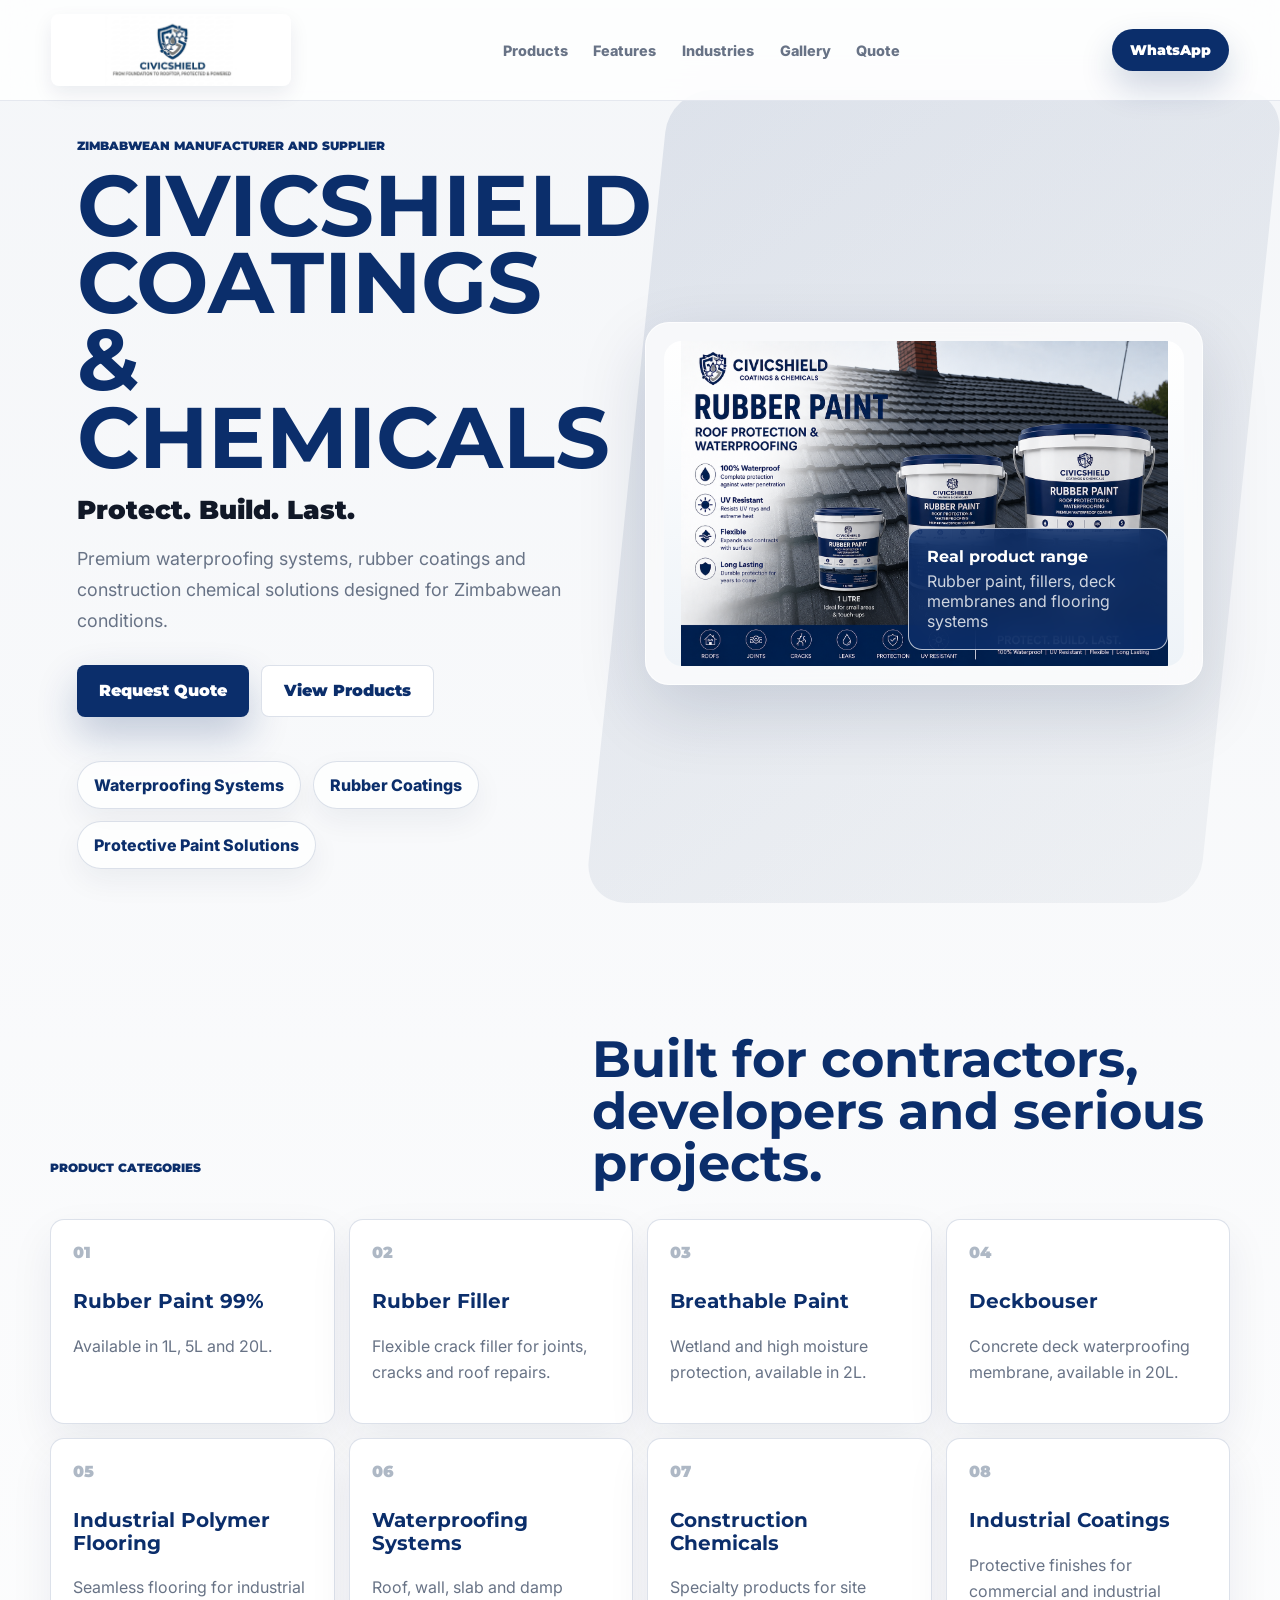
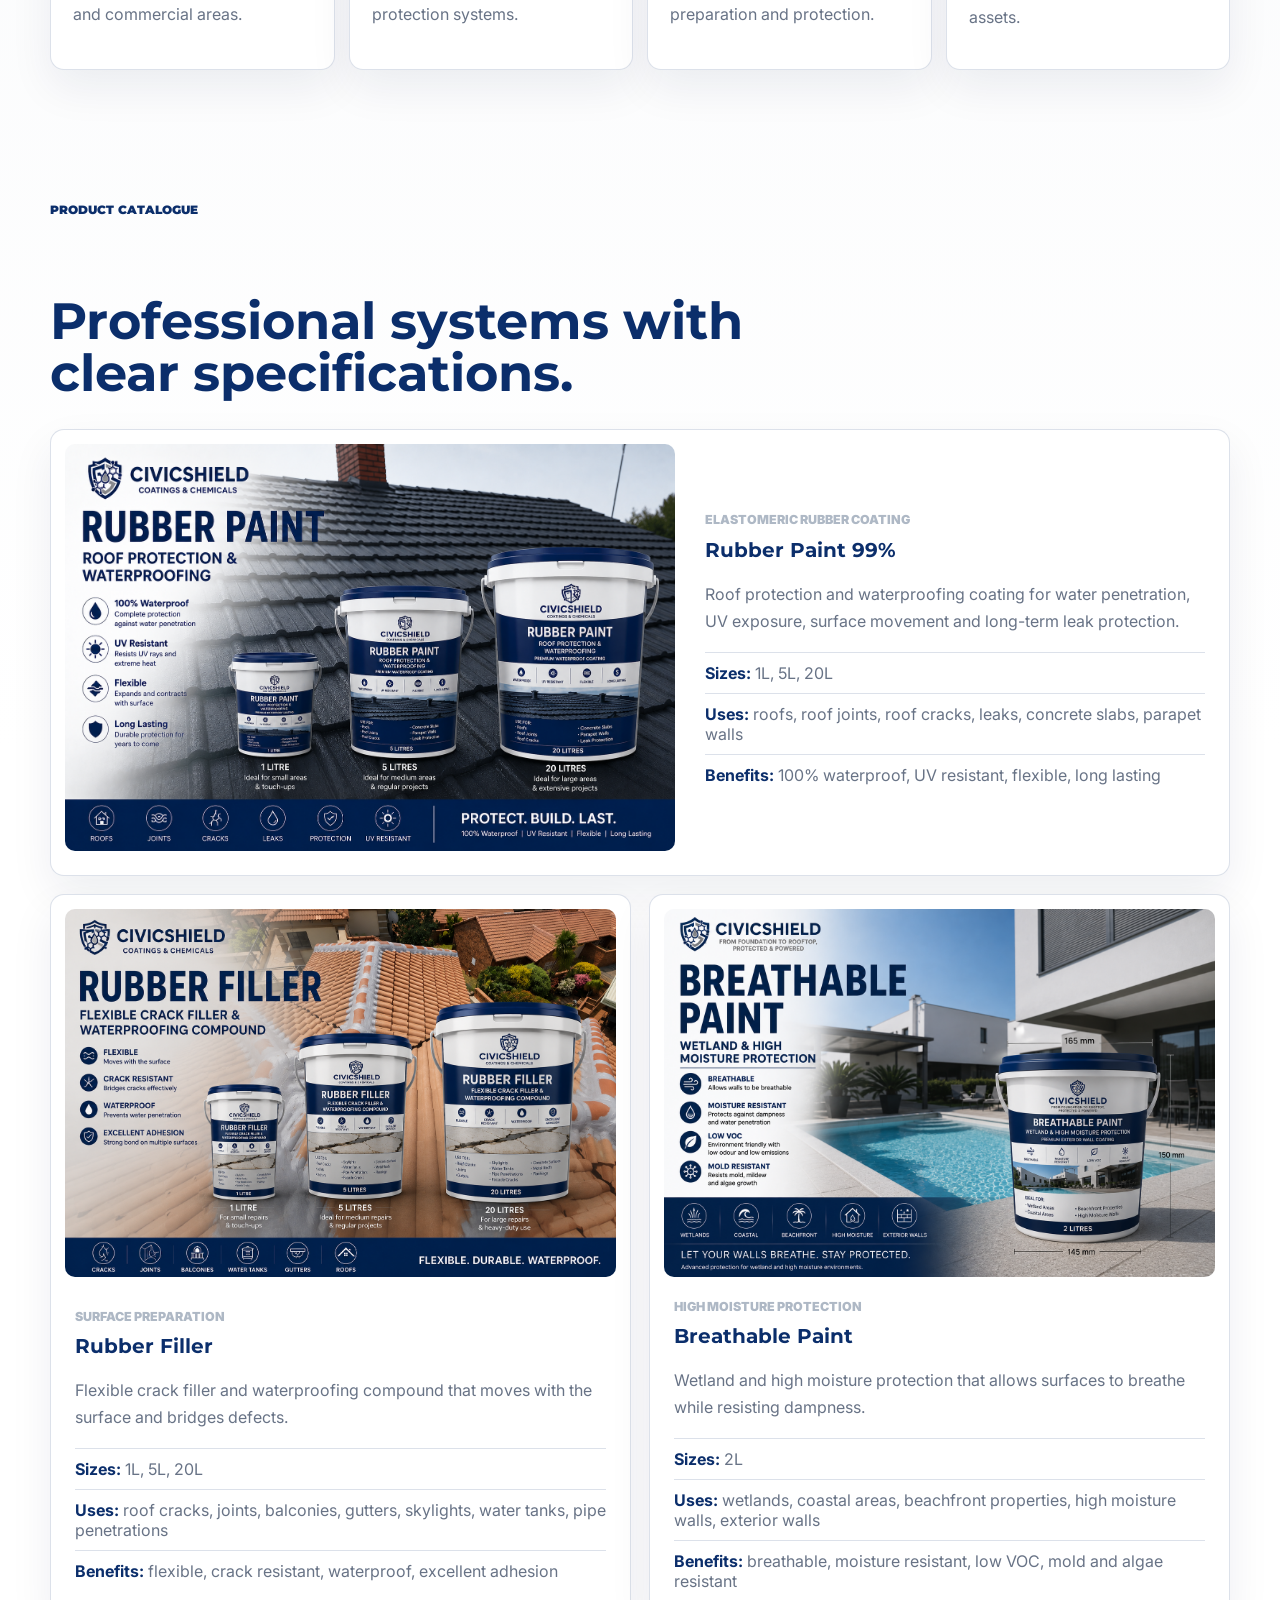
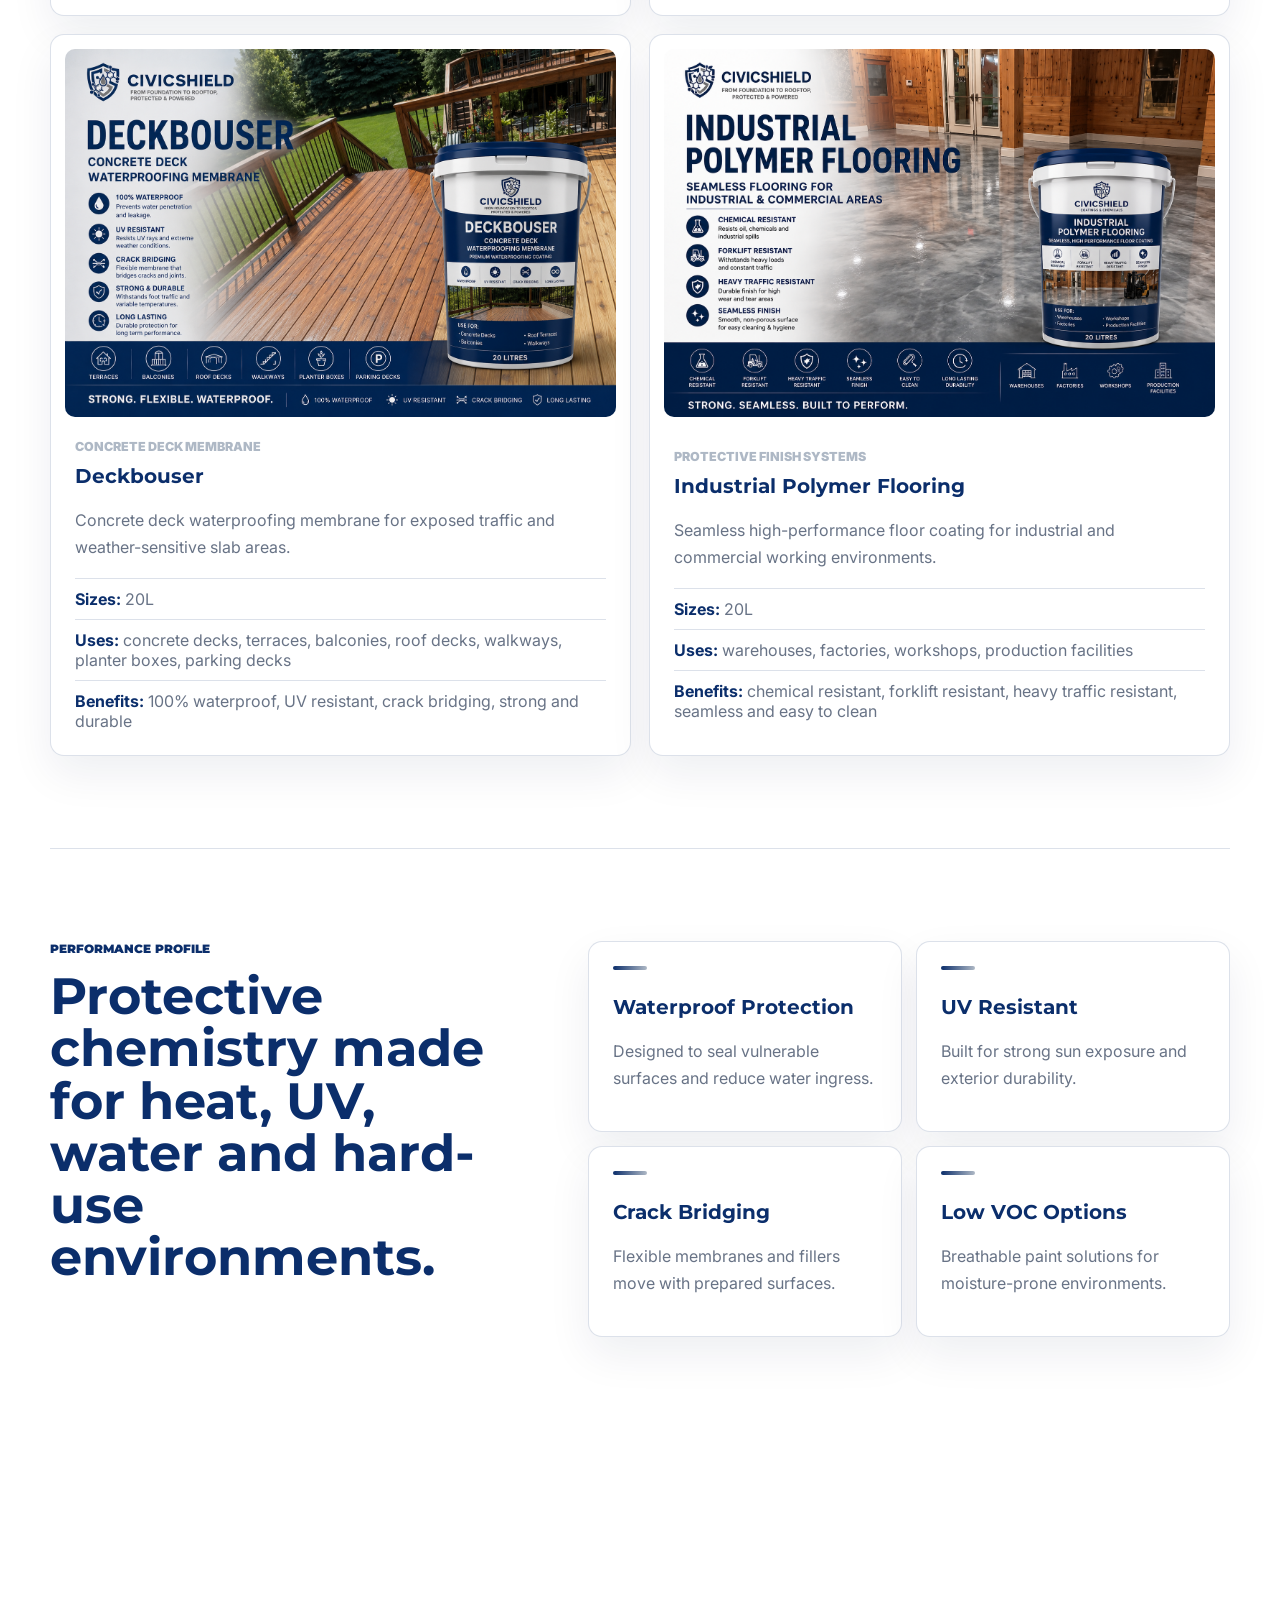
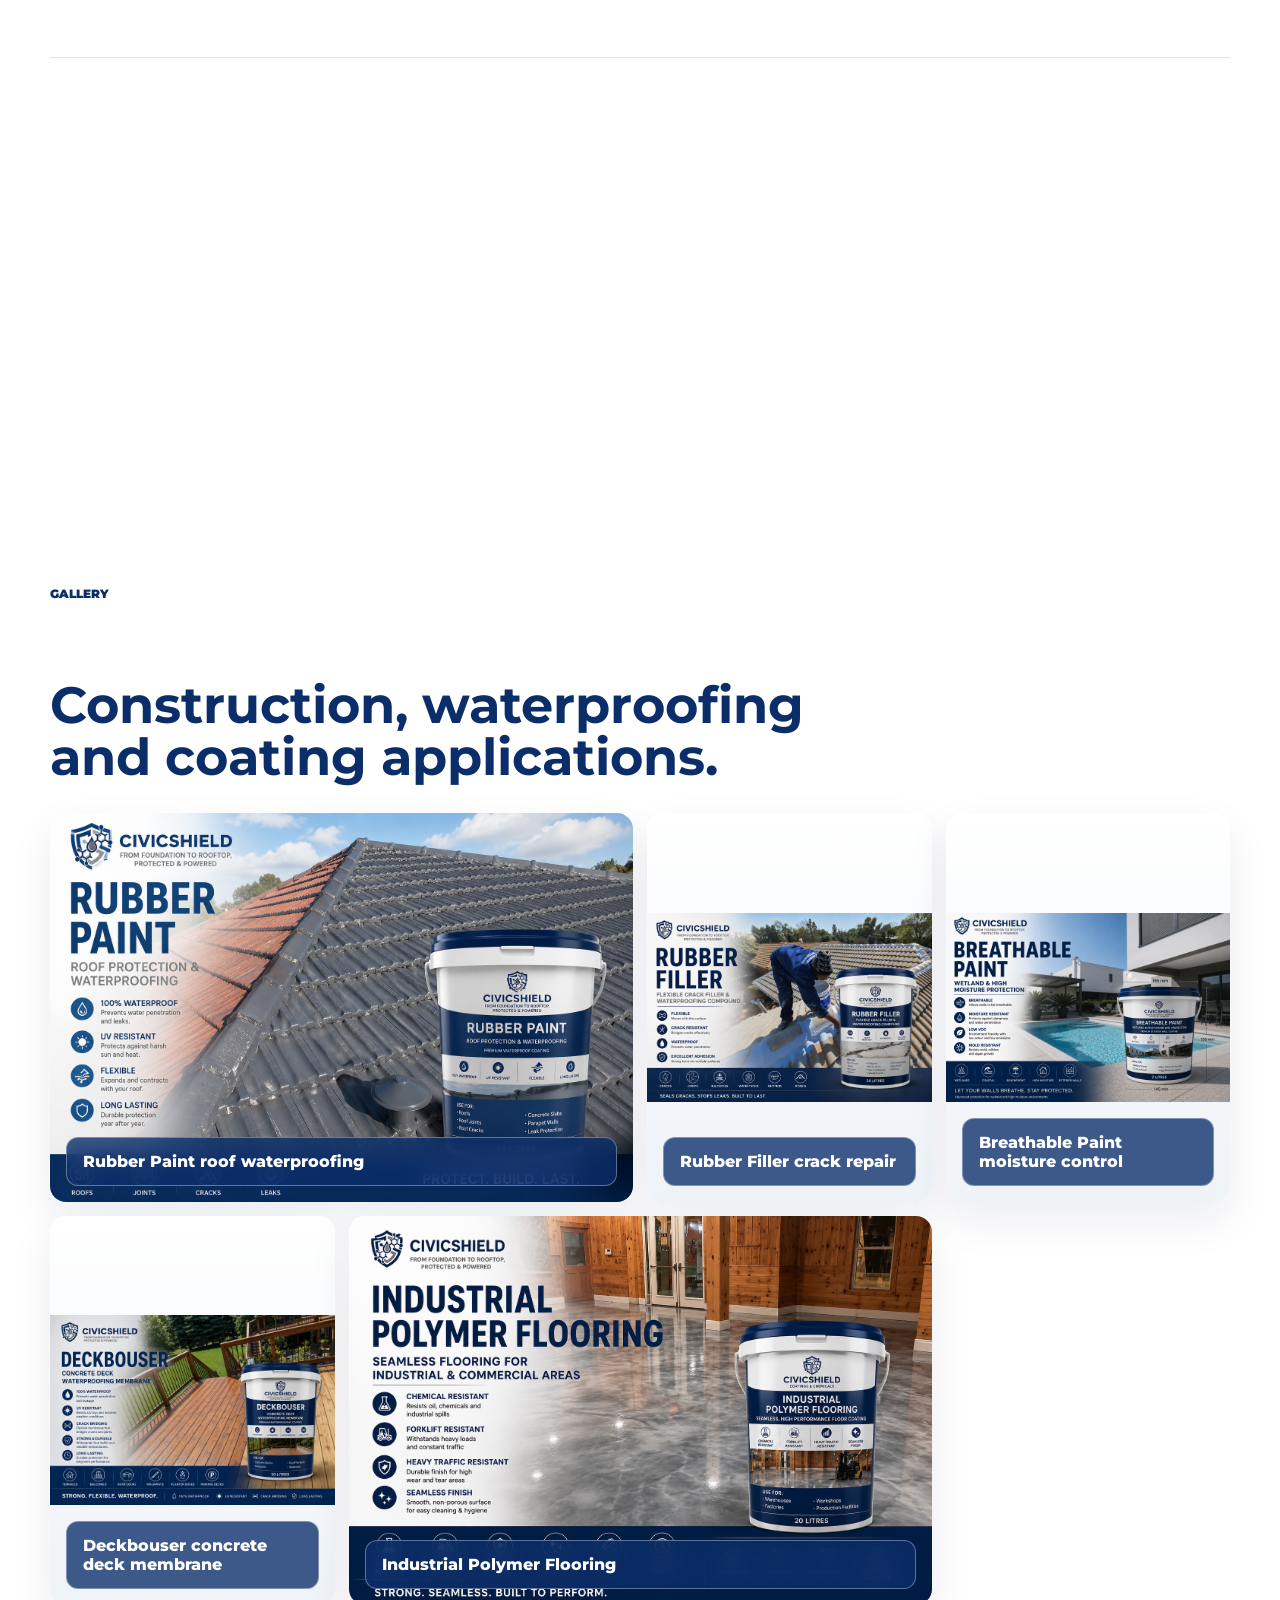
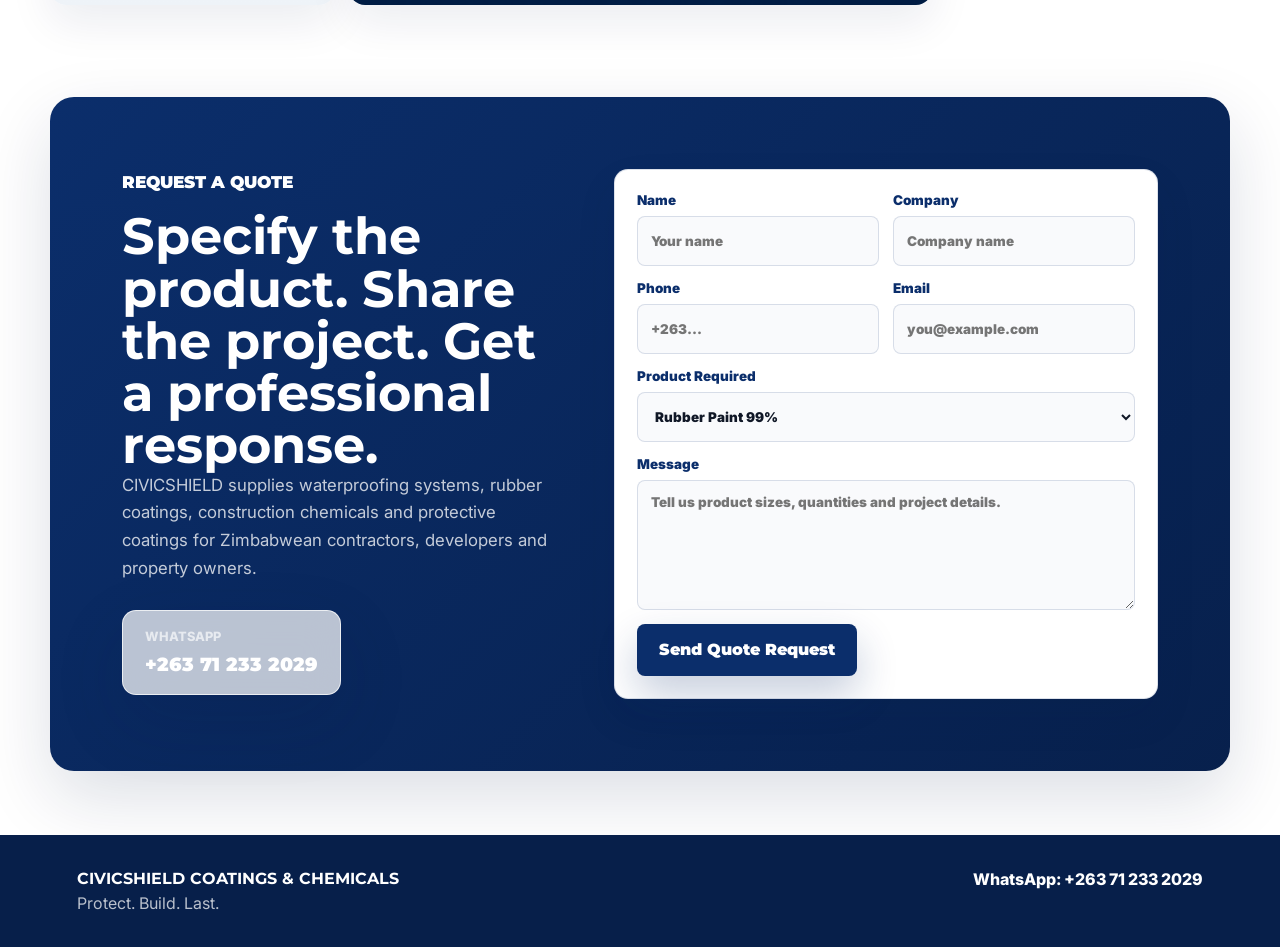
<file: index.html>
<!doctype html>
<html lang="en">
  <head>
    <meta charset="utf-8" />
    <meta name="viewport" content="width=device-width, initial-scale=1" />
    <title>CIVICSHIELD Coatings & Chemicals</title>
    <meta
      name="description"
      content="CIVICSHIELD Coatings & Chemicals manufactures and supplies waterproofing systems, rubber coatings, construction chemicals and protective paint solutions for Zimbabwean conditions."
    />
    <link rel="stylesheet" href="styles.css" />
  </head>
  <body>
    <header class="site-header" id="top">
      <a class="brand" href="#top" aria-label="CIVICSHIELD Coatings and Chemicals home">
        <img src="assets/civicshield-strict-logo.jpeg" alt="CIVICSHIELD" />
      </a>
      <nav aria-label="Primary navigation">
        <a href="#products">Products</a>
        <a href="#features">Features</a>
        <a href="#industries">Industries</a>
        <a href="#gallery">Gallery</a>
        <a href="#quote">Quote</a>
      </nav>
      <a class="nav-cta" href="https://wa.me/263712332029">WhatsApp</a>
    </header>

    <main>
      <section class="hero">
        <div class="hero-copy">
          <p class="eyebrow">Zimbabwean manufacturer and supplier</p>
          <h1>CIVICSHIELD COATINGS &amp; CHEMICALS</h1>
          <p class="tagline">Protect. Build. Last.</p>
          <p class="hero-description">
            Premium waterproofing systems, rubber coatings and construction chemical
            solutions designed for Zimbabwean conditions.
          </p>
          <div class="hero-actions">
            <a class="button primary" href="#quote">Request Quote</a>
            <a class="button secondary" href="#products">View Products</a>
          </div>
          <div class="trust-strip" aria-label="Manufacturing focus">
            <span>Waterproofing Systems</span>
            <span>Rubber Coatings</span>
            <span>Protective Paint Solutions</span>
          </div>
        </div>
        <div class="hero-product glass-panel">
          <img src="assets/product-rubber-paint-sizes.png" alt="CIVICSHIELD Rubber Paint sizes" />
          <div class="product-badge">
            <strong>Real product range</strong>
            <span>Rubber paint, fillers, deck membranes and flooring systems</span>
          </div>
        </div>
      </section>

      <section class="section category-section" id="products">
        <div class="section-heading">
          <p class="eyebrow">Product categories</p>
          <h2>Built for contractors, developers and serious projects.</h2>
        </div>
        <div class="category-grid">
          <article>
            <span>01</span>
            <h3>Rubber Paint 99%</h3>
            <p>Available in 1L, 5L and 20L.</p>
          </article>
          <article>
            <span>02</span>
            <h3>Rubber Filler</h3>
            <p>Flexible crack filler for joints, cracks and roof repairs.</p>
          </article>
          <article>
            <span>03</span>
            <h3>Breathable Paint</h3>
            <p>Wetland and high moisture protection, available in 2L.</p>
          </article>
          <article>
            <span>04</span>
            <h3>Deckbouser</h3>
            <p>Concrete deck waterproofing membrane, available in 20L.</p>
          </article>
          <article>
            <span>05</span>
            <h3>Industrial Polymer Flooring</h3>
            <p>Seamless flooring for industrial and commercial areas.</p>
          </article>
          <article>
            <span>06</span>
            <h3>Waterproofing Systems</h3>
            <p>Roof, wall, slab and damp protection systems.</p>
          </article>
          <article>
            <span>07</span>
            <h3>Construction Chemicals</h3>
            <p>Specialty products for site preparation and protection.</p>
          </article>
          <article>
            <span>08</span>
            <h3>Industrial Coatings</h3>
            <p>Protective finishes for commercial and industrial assets.</p>
          </article>
        </div>
      </section>

      <section class="section catalogue" aria-label="Product catalogue">
        <div class="section-heading compact">
          <p class="eyebrow">Product catalogue</p>
          <h2>Professional systems with clear specifications.</h2>
        </div>
        <div class="catalogue-grid">
          <article class="product-card hero-card">
            <img src="assets/product-rubber-paint-sizes.png" alt="Rubber Paint 1 litre, 5 litre and 20 litre sizes" />
            <div>
              <p class="product-type">Elastomeric rubber coating</p>
              <h3>Rubber Paint 99%</h3>
              <p>
                Roof protection and waterproofing coating for water penetration,
                UV exposure, surface movement and long-term leak protection.
              </p>
              <ul>
                <li><strong>Sizes:</strong> 1L, 5L, 20L</li>
                <li><strong>Uses:</strong> roofs, roof joints, roof cracks, leaks, concrete slabs, parapet walls</li>
                <li><strong>Benefits:</strong> 100% waterproof, UV resistant, flexible, long lasting</li>
              </ul>
            </div>
          </article>

          <article class="product-card">
            <img src="assets/product-rubber-filler-sizes.png" alt="Rubber Filler product sizes" />
            <div>
              <p class="product-type">Surface preparation</p>
              <h3>Rubber Filler</h3>
              <p>Flexible crack filler and waterproofing compound that moves with the surface and bridges defects.</p>
              <ul>
                <li><strong>Sizes:</strong> 1L, 5L, 20L</li>
                <li><strong>Uses:</strong> roof cracks, joints, balconies, gutters, skylights, water tanks, pipe penetrations</li>
                <li><strong>Benefits:</strong> flexible, crack resistant, waterproof, excellent adhesion</li>
              </ul>
            </div>
          </article>

          <article class="product-card">
            <img src="assets/product-breathable-paint.png" alt="Breathable Paint 2 litre package" />
            <div>
              <p class="product-type">High moisture protection</p>
              <h3>Breathable Paint</h3>
              <p>Wetland and high moisture protection that allows surfaces to breathe while resisting dampness.</p>
              <ul>
                <li><strong>Sizes:</strong> 2L</li>
                <li><strong>Uses:</strong> wetlands, coastal areas, beachfront properties, high moisture walls, exterior walls</li>
                <li><strong>Benefits:</strong> breathable, moisture resistant, low VOC, mold and algae resistant</li>
              </ul>
            </div>
          </article>

          <article class="product-card">
            <img src="assets/product-deckbouser.png" alt="Deckbouser concrete deck waterproofing membrane" />
            <div>
              <p class="product-type">Concrete deck membrane</p>
              <h3>Deckbouser</h3>
              <p>Concrete deck waterproofing membrane for exposed traffic and weather-sensitive slab areas.</p>
              <ul>
                <li><strong>Sizes:</strong> 20L</li>
                <li><strong>Uses:</strong> concrete decks, terraces, balconies, roof decks, walkways, planter boxes, parking decks</li>
                <li><strong>Benefits:</strong> 100% waterproof, UV resistant, crack bridging, strong and durable</li>
              </ul>
            </div>
          </article>

          <article class="product-card">
            <img src="assets/product-polymer-flooring.png" alt="Industrial Polymer Flooring package" />
            <div>
              <p class="product-type">Protective finish systems</p>
              <h3>Industrial Polymer Flooring</h3>
              <p>Seamless high-performance floor coating for industrial and commercial working environments.</p>
              <ul>
                <li><strong>Sizes:</strong> 20L</li>
                <li><strong>Uses:</strong> warehouses, factories, workshops, production facilities</li>
                <li><strong>Benefits:</strong> chemical resistant, forklift resistant, heavy traffic resistant, seamless and easy to clean</li>
              </ul>
            </div>
          </article>
        </div>
      </section>

      <section class="section feature-section" id="features">
        <div class="feature-intro">
          <p class="eyebrow">Performance profile</p>
          <h2>Protective chemistry made for heat, UV, water and hard-use environments.</h2>
        </div>
        <div class="feature-grid">
          <article><span></span><h3>Waterproof Protection</h3><p>Designed to seal vulnerable surfaces and reduce water ingress.</p></article>
          <article><span></span><h3>UV Resistant</h3><p>Built for strong sun exposure and exterior durability.</p></article>
          <article><span></span><h3>Crack Bridging</h3><p>Flexible membranes and fillers move with prepared surfaces.</p></article>
          <article><span></span><h3>Low VOC Options</h3><p>Breathable paint solutions for moisture-prone environments.</p></article>
          <article><span></span><h3>Commercial Grade Quality</h3><p>Suitable for residential, commercial and industrial specifications.</p></article>
        </div>
      </section>

      <section class="section industries" id="industries">
        <div>
          <p class="eyebrow">Industries served</p>
          <h2>Supplying the projects that shape communities and commerce.</h2>
        </div>
        <div class="industry-grid">
          <span>Contractors</span>
          <span>Property Developers</span>
          <span>Residential Homes</span>
          <span>Commercial Buildings</span>
          <span>Schools</span>
          <span>Factories</span>
          <span>Warehouses</span>
          <span>Churches</span>
        </div>
      </section>

      <section class="section gallery" id="gallery">
        <div class="section-heading compact">
          <p class="eyebrow">Gallery</p>
          <h2>Construction, waterproofing and coating applications.</h2>
        </div>
        <div class="gallery-grid">
          <figure class="wide">
            <img src="assets/product-rubber-paint-hero.png" alt="Rubber Paint roof waterproofing application" />
            <figcaption>Rubber Paint roof waterproofing</figcaption>
          </figure>
          <figure>
            <img src="assets/product-rubber-filler-hero.png" alt="Rubber Filler crack filling application" />
            <figcaption>Rubber Filler crack repair</figcaption>
          </figure>
          <figure>
            <img src="assets/product-breathable-paint.png" alt="Breathable Paint high moisture protection" />
            <figcaption>Breathable Paint moisture control</figcaption>
          </figure>
          <figure>
            <img src="assets/product-deckbouser.png" alt="Deckbouser deck waterproofing membrane" />
            <figcaption>Deckbouser concrete deck membrane</figcaption>
          </figure>
          <figure class="wide">
            <img src="assets/product-polymer-flooring.png" alt="Industrial Polymer Flooring" />
            <figcaption>Industrial Polymer Flooring</figcaption>
          </figure>
        </div>
      </section>

      <section class="quote-section" id="quote">
        <div class="quote-copy">
          <p class="eyebrow">Request a quote</p>
          <h2>Specify the product. Share the project. Get a professional response.</h2>
          <p>
            CIVICSHIELD supplies waterproofing systems, rubber coatings, construction chemicals
            and protective coatings for Zimbabwean contractors, developers and property owners.
          </p>
          <div class="contact-card glass-panel">
            <span>WhatsApp</span>
            <a href="https://wa.me/263712332029">+263 71 233 2029</a>
          </div>
        </div>
        <form class="quote-form">
          <label>Name<input type="text" name="name" placeholder="Your name" /></label>
          <label>Company<input type="text" name="company" placeholder="Company name" /></label>
          <label>Phone<input type="tel" name="phone" placeholder="+263..." /></label>
          <label>Email<input type="email" name="email" placeholder="you@example.com" /></label>
          <label class="full">
            Product Required
            <select name="product">
              <option>Rubber Paint 99%</option>
              <option>Rubber Filler</option>
              <option>Breathable Paint</option>
              <option>Deckbouser</option>
              <option>Industrial Polymer Flooring</option>
              <option>Waterproofing Systems</option>
            </select>
          </label>
          <label class="full">Message<textarea name="message" placeholder="Tell us product sizes, quantities and project details."></textarea></label>
          <a class="button primary full-button" href="https://wa.me/263712332029">Send Quote Request</a>
        </form>
      </section>
    </main>

    <footer>
      <div>
        <strong>CIVICSHIELD COATINGS &amp; CHEMICALS</strong>
        <span>Protect. Build. Last.</span>
      </div>
      <a href="https://wa.me/263712332029">WhatsApp: +263 71 233 2029</a>
    </footer>
    <script src="script.js"></script>
  </body>
</html>
</file>
<file: styles.css>
@import url("https://fonts.googleapis.com/css2?family=Inter:wght@400;500;600;700;800;900&family=Montserrat:wght@600;700;800;900&display=swap");

:root {
  --navy: #0b2e6b;
  --navy-2: #071f4a;
  --silver: #aeb8c5;
  --silver-2: #d9dee6;
  --grey: #f3f5f8;
  --ink: #111827;
  --muted: #687386;
  --white: #ffffff;
  --line: rgba(11, 46, 107, 0.14);
  --glass: rgba(255, 255, 255, 0.72);
  --shadow: 0 26px 70px rgba(7, 31, 74, 0.14);
  --font-body: Inter, ui-sans-serif, system-ui, -apple-system, BlinkMacSystemFont, "Segoe UI", sans-serif;
  --font-heading: Montserrat, Inter, ui-sans-serif, system-ui, sans-serif;
}

* {
  box-sizing: border-box;
}

html {
  scroll-behavior: smooth;
}

body {
  margin: 0;
  color: var(--ink);
  background:
    linear-gradient(180deg, rgba(243, 245, 248, 0.9), rgba(255, 255, 255, 0.95) 32%),
    var(--white);
  font-family: var(--font-body);
}

a {
  color: inherit;
  text-decoration: none;
}

img {
  display: block;
  max-width: 100%;
}

h1,
h2,
h3,
p {
  margin-top: 0;
}

h1,
h2,
h3,
.nav-cta,
.button,
.eyebrow {
  font-family: var(--font-heading);
}

body.motion-ready .hero-copy > *,
body.motion-ready .hero-product,
body.motion-ready .site-header {
  opacity: 0;
  transform: translateY(18px);
}

body.motion-ready.is-loaded .site-header,
body.motion-ready.is-loaded .hero-product,
body.motion-ready.is-loaded .hero-copy > * {
  animation: rise-in 820ms cubic-bezier(0.2, 0.8, 0.2, 1) forwards;
}

body.motion-ready.is-loaded .site-header {
  animation-delay: 80ms;
}

body.motion-ready.is-loaded .hero-copy > *:nth-child(1) {
  animation-delay: 150ms;
}

body.motion-ready.is-loaded .hero-copy > *:nth-child(2) {
  animation-delay: 240ms;
}

body.motion-ready.is-loaded .hero-copy > *:nth-child(3) {
  animation-delay: 330ms;
}

body.motion-ready.is-loaded .hero-copy > *:nth-child(4) {
  animation-delay: 420ms;
}

body.motion-ready.is-loaded .hero-copy > *:nth-child(5) {
  animation-delay: 510ms;
}

body.motion-ready.is-loaded .hero-copy > *:nth-child(6),
body.motion-ready.is-loaded .hero-product {
  animation-delay: 620ms;
}

.site-header {
  position: fixed;
  inset: 0 0 auto;
  z-index: 20;
  display: grid;
  grid-template-columns: auto 1fr auto;
  align-items: center;
  gap: 28px;
  padding: 14px clamp(18px, 4vw, 58px);
  border-bottom: 1px solid rgba(11, 46, 107, 0.1);
  background: rgba(255, 255, 255, 0.82);
  backdrop-filter: blur(18px);
}

.brand {
  display: flex;
  align-items: center;
  min-width: 240px;
}

.brand img {
  width: 240px;
  height: 72px;
  border-radius: 8px;
  object-fit: contain;
  object-position: center;
  background: var(--white);
  box-shadow: 0 8px 20px rgba(7, 31, 74, 0.08);
}

nav {
  display: flex;
  justify-content: center;
  gap: clamp(14px, 2vw, 30px);
  color: var(--muted);
  font-size: 0.9rem;
  font-weight: 800;
}

nav a {
  transition: color 160ms ease;
}

nav a:hover {
  color: var(--navy);
}

.nav-cta {
  display: inline-flex;
  align-items: center;
  justify-content: center;
  min-height: 42px;
  padding: 0 18px;
  border-radius: 999px;
  color: var(--white);
  background: var(--navy);
  font-size: 0.86rem;
  font-weight: 900;
  box-shadow: 0 16px 34px rgba(11, 46, 107, 0.2);
}

.hero {
  position: relative;
  display: grid;
  grid-template-columns: minmax(0, 0.95fr) minmax(380px, 1.05fr);
  gap: clamp(32px, 5vw, 78px);
  align-items: center;
  min-height: 94vh;
  padding: 138px clamp(20px, 6vw, 86px) 72px;
  overflow: hidden;
}

.hero::before {
  content: "";
  position: absolute;
  inset: 90px clamp(10px, 3vw, 50px) 38px auto;
  z-index: -1;
  width: min(48vw, 720px);
  border-radius: 42px;
  background: linear-gradient(140deg, rgba(11, 46, 107, 0.1), rgba(174, 184, 197, 0.14));
  transform: skewX(-6deg);
}

.eyebrow {
  margin-bottom: 14px;
  color: var(--navy);
  font-size: 0.76rem;
  font-weight: 900;
  letter-spacing: 0;
  text-transform: uppercase;
}

h1 {
  max-width: 920px;
  margin-bottom: 18px;
  color: var(--navy);
  font-size: clamp(3rem, 6.7vw, 7.1rem);
  line-height: 0.9;
  letter-spacing: 0;
}

.tagline {
  margin-bottom: 18px;
  color: var(--ink);
  font-family: var(--font-heading);
  font-size: clamp(1.45rem, 2vw, 2rem);
  font-weight: 900;
}

.hero-description {
  max-width: 650px;
  margin-bottom: 28px;
  color: var(--muted);
  font-size: 1.12rem;
  line-height: 1.75;
}

.hero-actions,
.trust-strip {
  display: flex;
  flex-wrap: wrap;
  gap: 12px;
}

.button {
  display: inline-flex;
  align-items: center;
  justify-content: center;
  min-height: 52px;
  padding: 0 22px;
  border: 0;
  border-radius: 8px;
  font-weight: 900;
  transition: transform 180ms ease, box-shadow 180ms ease;
}

.button:hover,
.product-card:hover,
.category-grid article:hover {
  transform: translateY(-4px);
}

.button.primary {
  color: var(--white);
  background: var(--navy);
  box-shadow: 0 18px 40px rgba(11, 46, 107, 0.24);
}

.button.secondary {
  color: var(--navy);
  border: 1px solid var(--line);
  background: var(--white);
}

.trust-strip {
  margin-top: 44px;
}

.trust-strip span {
  padding: 13px 16px;
  border: 1px solid var(--line);
  border-radius: 999px;
  color: var(--navy);
  background: rgba(255, 255, 255, 0.72);
  font-weight: 800;
  box-shadow: 0 12px 30px rgba(7, 31, 74, 0.06);
}

.glass-panel {
  border: 1px solid rgba(255, 255, 255, 0.72);
  background: var(--glass);
  box-shadow: var(--shadow);
  backdrop-filter: blur(18px);
}

.hero-product {
  position: relative;
  padding: 18px;
  border-radius: 24px;
}

.hero-product img {
  width: 100%;
  aspect-ratio: 16 / 10;
  border-radius: 18px;
  object-fit: contain;
  object-position: center;
  background: linear-gradient(180deg, #ffffff, #eef3f8);
}

.product-badge {
  position: absolute;
  right: 34px;
  bottom: 34px;
  display: grid;
  gap: 5px;
  max-width: 260px;
  padding: 18px;
  border: 1px solid rgba(255, 255, 255, 0.7);
  border-radius: 14px;
  color: var(--white);
  background: rgba(11, 46, 107, 0.82);
  backdrop-filter: blur(14px);
}

.product-badge strong {
  font-family: var(--font-heading);
}

.product-badge span {
  color: rgba(255, 255, 255, 0.8);
}

.section {
  width: min(1180px, calc(100% - 40px));
  margin: 0 auto;
  padding: 92px 0;
}

.section-heading {
  display: grid;
  grid-template-columns: minmax(0, 0.75fr) minmax(300px, 1fr);
  gap: clamp(24px, 5vw, 70px);
  align-items: end;
  margin-bottom: 30px;
}

.section-heading.compact {
  grid-template-columns: 1fr;
  max-width: 760px;
}

h2 {
  margin-bottom: 0;
  color: var(--navy);
  font-size: clamp(2.1rem, 4vw, 4.2rem);
  line-height: 1.02;
  letter-spacing: 0;
}

.category-grid {
  display: grid;
  grid-template-columns: repeat(4, minmax(0, 1fr));
  gap: 14px;
}

.category-grid article,
.product-card,
.feature-grid article,
.industry-grid span,
.quote-form {
  border: 1px solid var(--line);
  border-radius: 14px;
  background: var(--white);
  box-shadow: 0 18px 44px rgba(7, 31, 74, 0.07);
}

.category-grid article {
  min-height: 190px;
  padding: 22px;
  transition: transform 180ms ease, box-shadow 180ms ease;
}

.category-grid span {
  display: inline-flex;
  margin-bottom: 28px;
  color: var(--silver);
  font-family: var(--font-heading);
  font-weight: 900;
}

.category-grid h3,
.product-card h3,
.feature-grid h3 {
  color: var(--navy);
  font-size: 1.22rem;
  line-height: 1.16;
}

.category-grid p,
.product-card p,
.feature-grid p,
.quote-copy p {
  color: var(--muted);
  line-height: 1.65;
}

.catalogue {
  padding-top: 40px;
}

.catalogue-grid {
  display: grid;
  grid-template-columns: repeat(2, minmax(0, 1fr));
  gap: 18px;
}

.product-card {
  display: grid;
  grid-template-columns: 1fr;
  gap: 20px;
  padding: 14px 14px 24px;
  transition: transform 180ms ease, box-shadow 180ms ease;
}

.product-card.hero-card {
  grid-column: 1 / -1;
  grid-template-columns: minmax(0, 1.08fr) minmax(340px, 0.92fr);
  align-items: center;
}

.product-card img {
  width: 100%;
  height: auto;
  min-height: 0;
  max-height: 520px;
  border-radius: 10px;
  object-fit: contain;
  object-position: center;
  background: linear-gradient(180deg, #ffffff, #f2f5f9);
}

.product-card > div {
  padding: 0 10px;
}

.product-type {
  margin-bottom: 8px;
  color: var(--silver) !important;
  font-size: 0.78rem;
  font-weight: 900;
  text-transform: uppercase;
}

.product-card ul {
  display: grid;
  gap: 10px;
  margin: 18px 0 0;
  padding: 0;
  list-style: none;
  color: var(--muted);
}

.product-card li {
  padding-top: 10px;
  border-top: 1px solid var(--line);
}

.product-card strong {
  color: var(--navy);
}

.feature-section {
  display: grid;
  grid-template-columns: minmax(0, 0.85fr) minmax(380px, 1.15fr);
  gap: clamp(28px, 5vw, 72px);
  align-items: start;
  border-top: 1px solid var(--line);
  border-bottom: 1px solid var(--line);
}

.feature-grid {
  display: grid;
  grid-template-columns: repeat(2, minmax(0, 1fr));
  gap: 14px;
}

.feature-grid article {
  min-height: 170px;
  padding: 24px;
}

.feature-grid span {
  display: block;
  width: 34px;
  height: 4px;
  margin-bottom: 26px;
  border-radius: 999px;
  background: linear-gradient(90deg, var(--navy), var(--silver));
}

.industries {
  display: grid;
  grid-template-columns: minmax(0, 0.76fr) minmax(360px, 1fr);
  gap: clamp(28px, 5vw, 72px);
  align-items: start;
}

.industry-grid {
  display: grid;
  grid-template-columns: repeat(2, minmax(0, 1fr));
  gap: 12px;
}

.industry-grid span {
  display: flex;
  align-items: center;
  min-height: 72px;
  padding: 18px;
  color: var(--navy);
  font-family: var(--font-heading);
  font-weight: 800;
}

.gallery {
  padding-top: 20px;
}

.gallery-grid {
  display: grid;
  grid-template-columns: repeat(4, minmax(0, 1fr));
  gap: 14px;
}

figure {
  position: relative;
  min-height: 360px;
  margin: 0;
  overflow: hidden;
  border-radius: 16px;
  background: linear-gradient(180deg, #ffffff, #eef3f8);
  box-shadow: 0 18px 44px rgba(7, 31, 74, 0.08);
}

figure.wide {
  grid-column: span 2;
}

figure img {
  width: 100%;
  height: 100%;
  min-height: 360px;
  object-fit: contain;
  object-position: center;
  transition: transform 500ms ease;
}

figure:hover img {
  transform: scale(1.04);
}

figcaption {
  position: absolute;
  left: 16px;
  right: 16px;
  bottom: 16px;
  padding: 14px 16px;
  border: 1px solid rgba(255, 255, 255, 0.34);
  border-radius: 12px;
  color: var(--white);
  background: rgba(11, 46, 107, 0.78);
  backdrop-filter: blur(12px);
  font-family: var(--font-heading);
  font-weight: 800;
}

.quote-section {
  width: min(1180px, calc(100% - 40px));
  margin: 0 auto 64px;
  display: grid;
  grid-template-columns: minmax(0, 0.88fr) minmax(380px, 1.12fr);
  gap: clamp(28px, 5vw, 70px);
  align-items: start;
  padding: 72px;
  border-radius: 24px;
  background:
    linear-gradient(135deg, rgba(11, 46, 107, 0.96), rgba(7, 31, 74, 0.92)),
    var(--navy);
  box-shadow: var(--shadow);
}

.quote-copy h2,
.quote-copy .eyebrow {
  color: var(--white);
}

.quote-copy p {
  font-size: 1.05rem;
  color: rgba(255, 255, 255, 0.76);
}

.contact-card {
  display: grid;
  gap: 8px;
  width: fit-content;
  margin-top: 28px;
  padding: 18px 22px;
  border-radius: 14px;
  color: var(--white);
}

.contact-card span {
  color: rgba(255, 255, 255, 0.66);
  font-size: 0.8rem;
  font-weight: 800;
  text-transform: uppercase;
}

.contact-card a {
  font-family: var(--font-heading);
  font-size: 1.2rem;
  font-weight: 900;
}

.quote-form {
  display: grid;
  grid-template-columns: repeat(2, minmax(0, 1fr));
  gap: 14px;
  padding: 22px;
}

label {
  display: grid;
  gap: 8px;
  color: var(--navy);
  font-size: 0.84rem;
  font-weight: 900;
}

.full,
.full-button {
  grid-column: 1 / -1;
}

input,
select,
textarea {
  width: 100%;
  min-height: 50px;
  border: 1px solid var(--line);
  border-radius: 8px;
  padding: 0 13px;
  color: var(--ink);
  background: #f9fafc;
  font: inherit;
}

textarea {
  min-height: 130px;
  padding-top: 13px;
  resize: vertical;
}

.full-button {
  width: fit-content;
}

footer {
  display: flex;
  justify-content: space-between;
  gap: 20px;
  padding: 34px clamp(20px, 6vw, 86px);
  color: rgba(255, 255, 255, 0.72);
  background: var(--navy-2);
}

footer div {
  display: grid;
  gap: 5px;
}

footer strong {
  color: var(--white);
  font-family: var(--font-heading);
}

footer a {
  color: var(--white);
  font-weight: 800;
}

.reveal {
  opacity: 0;
  transform: translateY(28px);
  transition: opacity 740ms cubic-bezier(0.2, 0.8, 0.2, 1), transform 740ms cubic-bezier(0.2, 0.8, 0.2, 1);
  transition-delay: var(--reveal-delay, 0ms);
}

.reveal.is-visible {
  opacity: 1;
  transform: translateY(0);
}

@keyframes rise-in {
  to {
    opacity: 1;
    transform: translateY(0);
  }
}

@media (prefers-reduced-motion: reduce) {
  *,
  *::before,
  *::after {
    animation-duration: 1ms !important;
    animation-iteration-count: 1 !important;
    scroll-behavior: auto !important;
    transition-duration: 1ms !important;
  }

  body.motion-ready .hero-copy > *,
  body.motion-ready .hero-product,
  body.motion-ready .site-header,
  .reveal {
    opacity: 1;
    transform: none;
  }
}

@media (max-width: 1080px) {
  .hero,
  .feature-section,
  .industries,
  .quote-section {
    grid-template-columns: 1fr;
  }

  .category-grid {
    grid-template-columns: repeat(3, minmax(0, 1fr));
  }

  .catalogue-grid,
  .product-card.hero-card,
  .section-heading {
    grid-template-columns: 1fr;
  }

  .product-card.hero-card img,
  .hero-product img {
    max-height: none;
  }
}

@media (max-width: 760px) {
  .site-header {
    grid-template-columns: 1fr auto;
    gap: 12px;
    padding: 10px 14px;
  }

  .brand {
    min-width: 0;
  }

  .brand img {
    width: 150px;
    height: 58px;
  }

  nav {
    display: none;
  }

  .hero {
    min-height: auto;
    padding: 112px 18px 54px;
  }

  h1 {
    font-size: clamp(2.45rem, 12vw, 4.3rem);
    line-height: 0.96;
  }

  .hero-product {
    padding: 10px;
    border-radius: 18px;
  }

  .product-badge {
    position: static;
    max-width: none;
    margin-top: 10px;
  }

  .section,
  .quote-section {
    width: min(100% - 28px, 1180px);
    padding: 58px 0;
  }

  .quote-section {
    padding: 34px 18px;
  }

  .category-grid,
  .feature-grid,
  .industry-grid,
  .quote-form,
  .catalogue-grid,
  .product-card,
  .product-card.hero-card {
    grid-template-columns: 1fr;
  }

  .product-card img {
    max-height: none;
  }

  .product-card > div {
    padding: 0 8px 10px;
  }

  figure,
  figure img {
    min-height: 300px;
  }

  .gallery-grid {
    grid-template-columns: 1fr;
  }

  figure.wide {
    grid-column: auto;
  }

  footer {
    display: grid;
  }
}
</file>
